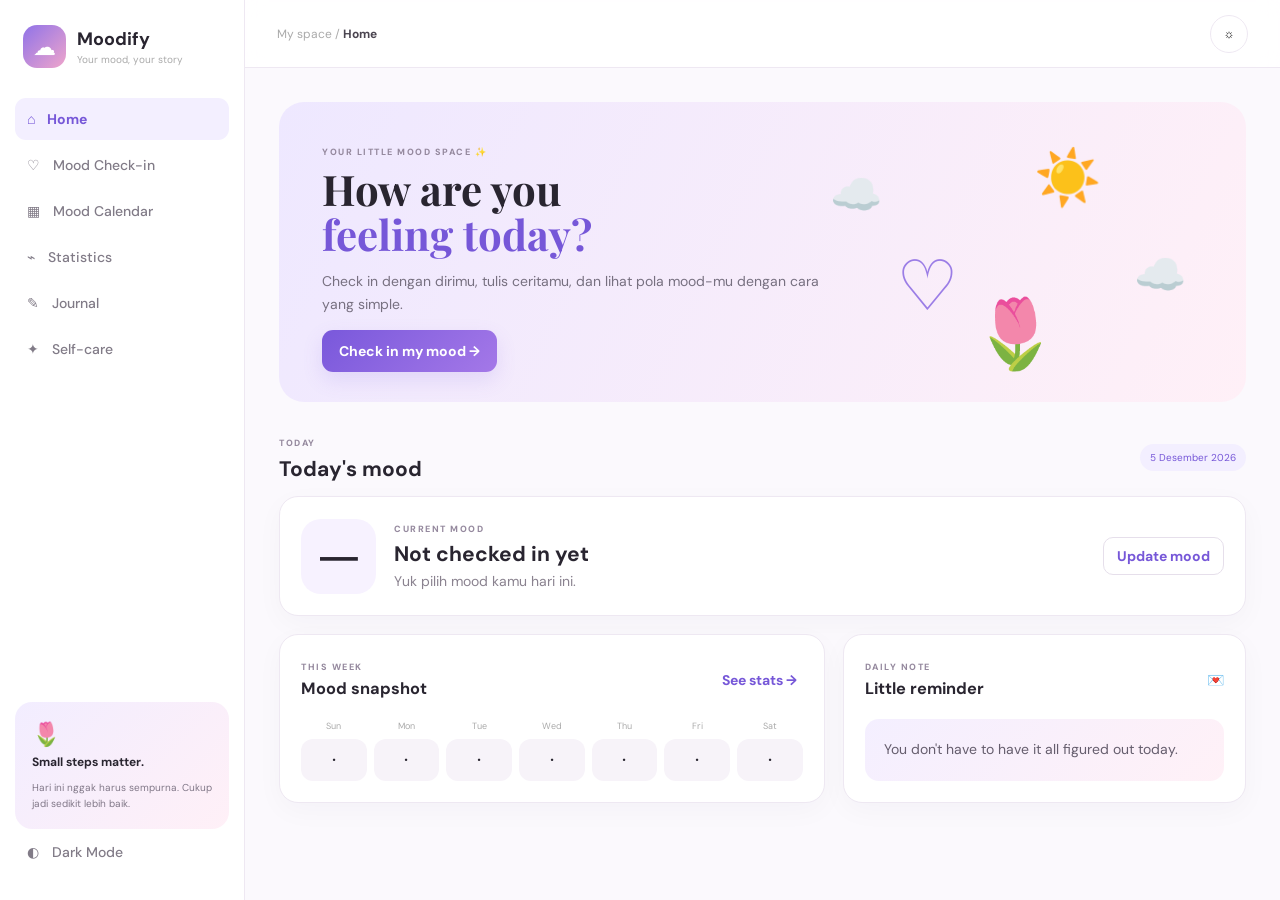
<file: index.html>
<!DOCTYPE html>
<html lang="id">
<head>
<meta charset="UTF-8">
<meta name="viewport" content="width=device-width, initial-scale=1.0">
<title>Moodify — Your Mood, Your Story</title>
<link rel="preconnect" href="https://fonts.googleapis.com">
<link href="https://fonts.googleapis.com/css2?family=DM+Sans:wght@400;500;600;700&family=Playfair+Display:wght@600;700&display=swap" rel="stylesheet">
<link rel="stylesheet" href="style.css">
</head>
<body>
<div class="app">
  <aside class="sidebar" id="sidebar">
    <div class="brand">
      <div class="brand-icon">☁</div>
      <div><b>Moodify</b><small>Your mood, your story</small></div>
    </div>
    <nav>
      <button type="button" class="nav active" data-page="home">⌂ <span>Home</span></button>
      <button type="button" class="nav" data-page="checkin">♡ <span>Mood Check-in</span></button>
      <button type="button" class="nav" data-page="calendar">▦ <span>Mood Calendar</span></button>
      <button type="button" class="nav" data-page="stats">⌁ <span>Statistics</span></button>
      <button type="button" class="nav" data-page="journal">✎ <span>Journal</span></button>
      <button type="button" class="nav" data-page="selfcare">✦ <span>Self-care</span></button>
    </nav>
    <div class="side-note">
      <span>🌷</span>
      <b>Small steps matter.</b>
      <p>Hari ini nggak harus sempurna. Cukup jadi sedikit lebih baik.</p>
    </div>
    <button type="button" class="nav" id="themeBtn">◐ <span>Dark Mode</span></button>
  </aside>

  <main>
    <header>
      <button type="button" class="mobile-menu" id="menuBtn">☰</button>
      <span>My space / <b id="pageTitle">Home</b></span>
      <button type="button" class="icon-btn" id="topTheme">☼</button>
    </header>

    <div class="content">
      <section class="page active" id="home">
        <div class="hero">
          <div>
            <label>YOUR LITTLE MOOD SPACE ✨</label>
            <h1>How are you<br><em>feeling today?</em></h1>
            <p>Check in dengan dirimu, tulis ceritamu, dan lihat pola mood-mu dengan cara yang simple.</p>
            <button type="button" class="primary" data-page="checkin">Check in my mood →</button>
          </div>
          <div class="hero-art">
            <div class="sun">☀️</div>
            <div class="cloud cloud1">☁️</div>
            <div class="cloud cloud2">☁️</div>
            <div class="flower">🌷</div>
            <div class="heart">♡</div>
          </div>
        </div>

        <div class="section-head">
          <div><label>TODAY</label><h2>Today's mood</h2></div>
          <span class="date-pill" id="todayDate"></span>
        </div>

        <div class="today-card card">
          <div class="big-mood" id="homeMood">—</div>
          <div class="today-info">
            <label>CURRENT MOOD</label>
            <h2 id="homeMoodName">Not checked in yet</h2>
            <p id="homeMoodText">Yuk pilih mood kamu hari ini.</p>
          </div>
          <button type="button" class="outline" data-page="checkin">Update mood</button>
        </div>

        <div class="grid-two">
          <div class="card">
            <div class="card-head"><div><label>THIS WEEK</label><h3>Mood snapshot</h3></div><button type="button" class="link" data-page="stats">See stats →</button></div>
            <div class="week-moods" id="weekMoods"></div>
          </div>
          <div class="card">
            <div class="card-head"><div><label>DAILY NOTE</label><h3>Little reminder</h3></div><span>💌</span></div>
            <div class="quote" id="quote"></div>
          </div>
        </div>
      </section>

      <section class="page" id="checkin">
        <div class="page-head">
          <div><label>TAKE A MOMENT</label><h1>Mood Check-in ♡</h1><p>Nggak perlu mikir terlalu lama. Pilih yang paling menggambarkan kamu sekarang.</p></div>
        </div>
        <div class="card check-card">
          <h2>How are you feeling?</h2>
          <div class="mood-grid" id="moodGrid"></div>
          <div class="field">
            <label>MOOD INTENSITY</label>
            <input type="range" id="intensity" min="1" max="5" value="3">
            <div class="range-labels"><span>Low</span><b id="intensityValue">3 / 5</b><span>High</span></div>
          </div>
          <div class="field">
            <label>WHAT'S ON YOUR MIND? <small>(optional)</small></label>
            <textarea id="checkNote" placeholder="Tulis sedikit tentang hari kamu..."></textarea>
          </div>
          <button type="button" class="primary wide" id="saveMood">Save today's mood ✨</button>
        </div>
      </section>

      <section class="page" id="calendar">
        <div class="page-head"><div><label>YOUR MOOD HISTORY</label><h1>Mood Calendar 📅</h1><p>Lihat perjalanan mood kamu dari hari ke hari.</p></div></div>
        <div class="card">
          <div class="calendar-head"><button type="button" class="outline" id="prevMonth">←</button><h2 id="monthName"></h2><button type="button" class="outline" id="nextMonth">→</button></div>
          <div class="calendar-week"><b>Sun</b><b>Mon</b><b>Tue</b><b>Wed</b><b>Thu</b><b>Fri</b><b>Sat</b></div>
          <div class="calendar-grid" id="calendarGrid"></div>
        </div>
        <div class="legend" id="legend"></div>
      </section>

      <section class="page" id="stats">
        <div class="page-head"><div><label>UNDERSTAND YOUR PATTERN</label><h1>Mood Statistics 📊</h1><p>Data sederhana untuk membantu kamu melihat kebiasaan mood.</p></div></div>
        <div class="stats-top">
          <div class="card stat-main"><label>DOMINANT MOOD</label><div class="stat-emoji" id="dominantEmoji">—</div><h2 id="dominantName">No data yet</h2><p id="dominantText">Mulai check-in untuk melihat statistik.</p></div>
          <div class="card"><label>CHECK-INS</label><h2 class="stat-number" id="checkinsCount">0</h2><p>Total mood yang tersimpan</p></div>
          <div class="card"><label>AVERAGE INTENSITY</label><h2 class="stat-number" id="avgIntensity">0/5</h2><p>Dari seluruh check-in</p></div>
        </div>
        <div class="card chart-card"><div class="card-head"><div><label>MOOD FREQUENCY</label><h3>Your mood mix</h3></div></div><div id="moodBars"></div></div>
      </section>

      <section class="page" id="journal">
        <div class="page-head"><div><label>YOUR STORIES</label><h1>Mood Journal 📖</h1><p>Simpan cerita kecil yang ingin kamu ingat.</p></div><button type="button" class="primary" id="newJournal">+ New Entry</button></div>
        <div id="journalGrid" class="journal-grid"></div>
      </section>

      <section class="page" id="selfcare">
        <div class="page-head"><div><label>TAKE CARE OF YOURSELF</label><h1>Self-care ✦</h1><p>Pilih aktivitas ringan sesuai kebutuhanmu.</p></div></div>
        <div class="selfcare-grid" id="selfcareGrid"></div>
        <div class="card gentle"><b>🌱 Remember</b><p>Self-care bukan berarti harus melakukan semuanya. Pilih satu hal kecil yang terasa nyaman untukmu hari ini.</p></div>
      </section>
    </div>
  </main>
</div>

<div class="modal" id="modal">
  <div class="modal-box">
    <button type="button" class="close" id="closeModal">×</button>
    <div id="modalContent"></div>
  </div>
</div>
<div class="toast" id="toast"></div>
<script src="script.js"></script>
</body>
</html>
</file>
<file: style.css>
*{box-sizing:border-box}body{margin:0;background:#fbf9fd;color:#292530;font-family:"DM Sans",sans-serif;font-size:14px}button{font:inherit;cursor:pointer}.sidebar{position:fixed;left:0;top:0;bottom:0;width:245px;background:#fff;border-right:1px solid #eee8f2;padding:25px 15px;display:flex;flex-direction:column;z-index:10}.brand{display:flex;gap:11px;align-items:center;padding:0 8px 28px}.brand-icon{width:43px;height:43px;border-radius:14px;background:linear-gradient(135deg,#9073e8,#efa5cb);color:white;display:grid;place-items:center;font-size:23px}.brand b{display:block;font-size:18px}.brand small{display:block;color:#aaa;font-size:10px;margin-top:2px}.nav{border:0;background:transparent;color:#817b87;text-align:left;padding:12px;border-radius:11px;margin:2px 0;width:100%;font-weight:500}.nav:hover,.nav.active{background:#f3efff;color:#7657d8;font-weight:700}.nav span{margin-left:9px}.side-note{margin-top:auto;padding:17px;border-radius:17px;background:linear-gradient(135deg,#f2edff,#fff0f7)}.side-note span{font-size:23px}.side-note b{display:block;margin-top:5px;font-size:12px}.side-note p{font-size:10px;line-height:1.6;color:#817888;margin-bottom:0}.version{font-size:9px;color:#aaa;text-align:center;margin-top:12px}main{margin-left:245px}header{height:68px;background:#ffffffdd;backdrop-filter:blur(10px);border-bottom:1px solid #eee8f2;position:sticky;top:0;z-index:8;padding:0 32px;display:flex;align-items:center;justify-content:space-between;color:#aaa;font-size:12px}header b{color:#4b4550}.icon-btn,.mobile-menu{border:1px solid #eee8f2;background:#fff;width:38px;height:38px;border-radius:50%}.mobile-menu{display:none}.content{max-width:1180px;margin:auto;padding:34px}.page{display:none}.page.active{display:block}label{font-size:9px;letter-spacing:1.5px;color:#95899e;font-weight:800}.hero{height:300px;border-radius:25px;padding:39px 43px;background:linear-gradient(115deg,#eee8ff,#fff0f7);position:relative;overflow:hidden}.hero h1,.page-head h1{font:700 42px/1.06 "Playfair Display",serif;margin:8px 0}.hero em{font-style:normal;color:#7657d8}.hero p{color:#777080;max-width:500px;line-height:1.65}.primary{border:0;background:linear-gradient(135deg,#7958db,#a478e8);color:#fff;border-radius:11px;padding:12px 17px;font-weight:700;box-shadow:0 8px 20px #7958db25}.hero-art{position:absolute;right:5%;top:0;width:40%;height:100%}.sun{position:absolute;right:25%;top:40px;font-size:54px}.cloud{position:absolute;font-size:42px}.cloud1{left:5%;top:65px}.cloud2{right:3%;top:145px}.flower{position:absolute;right:36%;bottom:24px;font-size:68px}.heart{position:absolute;left:22%;bottom:70px;color:#9b7de6;font-size:70px}.section-head,.card-head,.page-head,.calendar-head{display:flex;justify-content:space-between;align-items:center}.section-head{margin:30px 0 13px}.section-head h2{margin:5px 0 0}.date-pill{background:#f3efff;color:#7657d8;padding:7px 10px;border-radius:20px;font-size:10px}.card{background:#fff;border:1px solid #eee8f2;border-radius:19px;padding:21px;box-shadow:0 8px 28px #2e1d4808}.today-card{display:flex;align-items:center;gap:18px}.big-mood{font-size:52px;width:75px;height:75px;border-radius:20px;background:#f7f2ff;display:grid;place-items:center}.today-info{flex:1}.today-info h2{margin:4px 0}.today-info p{margin:4px 0;color:#8b838e}.outline{border:1px solid #e6dfeb;background:#fff;color:#7657d8;border-radius:10px;padding:9px 13px;font-weight:700}.grid-two{display:grid;grid-template-columns:1.15fr .85fr;gap:18px;margin-top:18px}.card-head h3{margin:4px 0}.link{border:0;background:none;color:#7657d8;font-weight:700}.week-moods{display:grid;grid-template-columns:repeat(7,1fr);gap:7px;margin-top:17px}.week-day{text-align:center}.week-day small{display:block;color:#aaa;font-size:9px;margin-bottom:7px}.week-day div{height:42px;border-radius:12px;background:#f7f3f9;display:grid;place-items:center;font-size:21px}.quote{margin-top:16px;padding:19px;border-radius:14px;background:linear-gradient(135deg,#f4efff,#fff1f7);line-height:1.7;color:#655d6d}.page-head{margin-bottom:24px;align-items:end}.page-head p{color:#89818e}.check-card{max-width:800px;margin:auto}.check-card h2{font-family:"Playfair Display",serif}.mood-grid{display:grid;grid-template-columns:repeat(7,1fr);gap:10px;margin:22px 0}.mood-option{border:1px solid #eee8f2;background:#fff;border-radius:15px;padding:14px 6px;text-align:center;transition:.2s}.mood-option:hover,.mood-option.selected{border-color:#a38ae7;background:#f5f0ff;transform:translateY(-2px)}.mood-option .emoji{display:block;font-size:29px}.mood-option small{display:block;margin-top:7px;color:#777;font-size:9px}.field{margin-top:20px}.field label{display:block;margin-bottom:8px}.field label small{letter-spacing:0;color:#aaa}.field textarea{width:100%;min-height:100px;border:1px solid #e5dfea;border-radius:12px;padding:12px;resize:vertical;font:inherit}.field input[type=range]{width:100%;accent-color:#8060dd}.range-labels{display:flex;justify-content:space-between;color:#aaa;font-size:10px}.range-labels b{color:#7657d8}.wide{width:100%;margin-top:20px}.calendar-head h2{font-family:"Playfair Display",serif}.calendar-week,.calendar-grid{display:grid;grid-template-columns:repeat(7,1fr);gap:7px}.calendar-week{margin:20px 0 8px;text-align:center;color:#aaa;font-size:10px}.cal-day{min-height:78px;border:1px solid #eee8f2;border-radius:11px;padding:8px;background:#fff}.cal-day.muted{opacity:.35}.cal-day.today{outline:2px solid #9a80e6}.cal-day .num{font-size:10px;color:#999}.cal-day .mood{font-size:24px;text-align:center;margin-top:8px}.legend{display:flex;flex-wrap:wrap;gap:8px;margin-top:13px}.legend span{background:#fff;border:1px solid #eee8f2;border-radius:15px;padding:6px 9px;font-size:9px}.stats-top{display:grid;grid-template-columns:1.5fr 1fr 1fr;gap:18px}.stat-main{background:linear-gradient(135deg,#f3edff,#fff0f7)}.stat-emoji{font-size:42px;margin:12px 0 0}.stat-main h2{margin:3px 0}.stat-number{font-size:32px;margin:16px 0 5px}.card p{color:#8a828f}.chart-card{margin-top:18px}.bar-row{margin:18px 0}.bar-top{display:flex;justify-content:space-between;font-size:11px}.bar-track{height:10px;background:#eeeaf1;border-radius:20px;margin-top:7px;overflow:hidden}.bar-track span{display:block;height:100%;background:linear-gradient(90deg,#8c6ce2,#e49ac7);border-radius:20px}.journal-grid{display:grid;grid-template-columns:repeat(3,1fr);gap:17px}.journal-card{background:#fff;border:1px solid #eee8f2;border-radius:17px;padding:15px}.journal-icon{height:130px;border-radius:12px;background:linear-gradient(135deg,#f0eaff,#ffeaf4);display:grid;place-items:center;font-size:52px;margin-bottom:13px}.journal-card h3{margin:0 0 7px}.journal-card p{font-size:11px;line-height:1.6;color:#827987}.journal-card small{color:#aaa;font-size:9px}.selfcare-grid{display:grid;grid-template-columns:repeat(3,1fr);gap:16px}.care-card{padding:20px;background:#fff;border:1px solid #eee8f2;border-radius:17px}.care-icon{font-size:35px}.care-card h3{margin:10px 0 5px}.care-card p{color:#888;font-size:11px;line-height:1.6}.gentle{margin-top:18px;background:#f6f1ff}.modal{position:fixed;inset:0;background:#251c2e99;backdrop-filter:blur(5px);display:none;place-items:center;padding:20px;z-index:30}.modal.show{display:grid}.modal-box{width:min(500px,100%);background:#fff;border-radius:20px;padding:24px;position:relative}.close{position:absolute;right:13px;top:11px;border:0;background:#f4f0f6;border-radius:50%;width:30px;height:30px}.form{display:grid;gap:12px}.form input,.form textarea{width:100%;border:1px solid #e4ddea;border-radius:10px;padding:11px;font:inherit}.form textarea{min-height:100px}.form .primary{width:100%}.toast{position:fixed;right:20px;bottom:20px;background:#302936;color:#fff;padding:12px 16px;border-radius:10px;opacity:0;transform:translateY(10px);transition:.2s;z-index:40}.toast.show{opacity:1;transform:none}.dark{background:#18151d;color:#eee}.dark .sidebar,.dark header,.dark .card,.dark .cal-day,.dark .journal-card,.dark .care-card,.dark .mood-option,.dark .outline,.dark .icon-btn,.dark .modal-box,.dark .legend span{background:#211d27;color:#eee;border-color:#39313f}.dark .nav{color:#aaa}.dark .nav.active,.dark .nav:hover{background:#302743;color:#c5b2ff}.dark .hero{background:linear-gradient(115deg,#2e2740,#3a2837)}.dark .side-note,.dark .quote,.dark .stat-main,.dark .gentle{background:#2c2635}.dark .big-mood{background:#302a3b}.dark .field textarea,.dark .form input,.dark .form textarea{background:#2b2630;color:#eee;border-color:#413744}.dark .bar-track{background:#3a3440}@media(max-width:900px){.sidebar{width:220px}main{margin-left:220px}.mood-grid{grid-template-columns:repeat(4,1fr)}.stats-top{grid-template-columns:1fr 1fr}.stat-main{grid-column:1/-1}.journal-grid,.selfcare-grid{grid-template-columns:1fr 1fr}}@media(max-width:700px){.sidebar{transform:translateX(-100%);transition:.2s;width:250px}.sidebar.open{transform:none}main{margin-left:0}header{padding:0 15px}.mobile-menu{display:block}.content{padding:20px 14px}.hero{height:390px;padding:28px}.hero h1,.page-head h1{font-size:34px}.hero-art{width:100%;opacity:.55}.today-card{align-items:flex-start;flex-wrap:wrap}.today-info{min-width:calc(100% - 95px)}.grid-two,.stats-top{grid-template-columns:1fr}.stat-main{grid-column:auto}.mood-grid{grid-template-columns:repeat(3,1fr)}.calendar-grid,.calendar-week{gap:4px}.cal-day{min-height:55px;padding:5px}.cal-day .mood{font-size:18px}.journal-grid,.selfcare-grid{grid-template-columns:1fr}.page-head{align-items:flex-start;flex-direction:column}}
</file>
<file: moody/style.css>
*{box-sizing:border-box}body{margin:0;background:#fbf9fd;color:#292530;font-family:"DM Sans",sans-serif;font-size:14px}button{font:inherit;cursor:pointer}.sidebar{position:fixed;left:0;top:0;bottom:0;width:245px;background:#fff;border-right:1px solid #eee8f2;padding:25px 15px;display:flex;flex-direction:column;z-index:10}.brand{display:flex;gap:11px;align-items:center;padding:0 8px 28px}.brand-icon{width:43px;height:43px;border-radius:14px;background:linear-gradient(135deg,#9073e8,#efa5cb);color:white;display:grid;place-items:center;font-size:23px}.brand b{display:block;font-size:18px}.brand small{display:block;color:#aaa;font-size:10px;margin-top:2px}.nav{border:0;background:transparent;color:#817b87;text-align:left;padding:12px;border-radius:11px;margin:2px 0;width:100%;font-weight:500}.nav:hover,.nav.active{background:#f3efff;color:#7657d8;font-weight:700}.nav span{margin-left:9px}.side-note{margin-top:auto;padding:17px;border-radius:17px;background:linear-gradient(135deg,#f2edff,#fff0f7)}.side-note span{font-size:23px}.side-note b{display:block;margin-top:5px;font-size:12px}.side-note p{font-size:10px;line-height:1.6;color:#817888;margin-bottom:0}.version{font-size:9px;color:#aaa;text-align:center;margin-top:12px}main{margin-left:245px}header{height:68px;background:#ffffffdd;backdrop-filter:blur(10px);border-bottom:1px solid #eee8f2;position:sticky;top:0;z-index:8;padding:0 32px;display:flex;align-items:center;justify-content:space-between;color:#aaa;font-size:12px}header b{color:#4b4550}.icon-btn,.mobile-menu{border:1px solid #eee8f2;background:#fff;width:38px;height:38px;border-radius:50%}.mobile-menu{display:none}.content{max-width:1180px;margin:auto;padding:34px}.page{display:none}.page.active{display:block}label{font-size:9px;letter-spacing:1.5px;color:#95899e;font-weight:800}.hero{height:300px;border-radius:25px;padding:39px 43px;background:linear-gradient(115deg,#eee8ff,#fff0f7);position:relative;overflow:hidden}.hero h1,.page-head h1{font:700 42px/1.06 "Playfair Display",serif;margin:8px 0}.hero em{font-style:normal;color:#7657d8}.hero p{color:#777080;max-width:500px;line-height:1.65}.primary{border:0;background:linear-gradient(135deg,#7958db,#a478e8);color:#fff;border-radius:11px;padding:12px 17px;font-weight:700;box-shadow:0 8px 20px #7958db25}.hero-art{position:absolute;right:5%;top:0;width:40%;height:100%}.sun{position:absolute;right:25%;top:40px;font-size:54px}.cloud{position:absolute;font-size:42px}.cloud1{left:5%;top:65px}.cloud2{right:3%;top:145px}.flower{position:absolute;right:36%;bottom:24px;font-size:68px}.heart{position:absolute;left:22%;bottom:70px;color:#9b7de6;font-size:70px}.section-head,.card-head,.page-head,.calendar-head{display:flex;justify-content:space-between;align-items:center}.section-head{margin:30px 0 13px}.section-head h2{margin:5px 0 0}.date-pill{background:#f3efff;color:#7657d8;padding:7px 10px;border-radius:20px;font-size:10px}.card{background:#fff;border:1px solid #eee8f2;border-radius:19px;padding:21px;box-shadow:0 8px 28px #2e1d4808}.today-card{display:flex;align-items:center;gap:18px}.big-mood{font-size:52px;width:75px;height:75px;border-radius:20px;background:#f7f2ff;display:grid;place-items:center}.today-info{flex:1}.today-info h2{margin:4px 0}.today-info p{margin:4px 0;color:#8b838e}.outline{border:1px solid #e6dfeb;background:#fff;color:#7657d8;border-radius:10px;padding:9px 13px;font-weight:700}.grid-two{display:grid;grid-template-columns:1.15fr .85fr;gap:18px;margin-top:18px}.card-head h3{margin:4px 0}.link{border:0;background:none;color:#7657d8;font-weight:700}.week-moods{display:grid;grid-template-columns:repeat(7,1fr);gap:7px;margin-top:17px}.week-day{text-align:center}.week-day small{display:block;color:#aaa;font-size:9px;margin-bottom:7px}.week-day div{height:42px;border-radius:12px;background:#f7f3f9;display:grid;place-items:center;font-size:21px}.quote{margin-top:16px;padding:19px;border-radius:14px;background:linear-gradient(135deg,#f4efff,#fff1f7);line-height:1.7;color:#655d6d}.page-head{margin-bottom:24px;align-items:end}.page-head p{color:#89818e}.check-card{max-width:800px;margin:auto}.check-card h2{font-family:"Playfair Display",serif}.mood-grid{display:grid;grid-template-columns:repeat(7,1fr);gap:10px;margin:22px 0}.mood-option{border:1px solid #eee8f2;background:#fff;border-radius:15px;padding:14px 6px;text-align:center;transition:.2s}.mood-option:hover,.mood-option.selected{border-color:#a38ae7;background:#f5f0ff;transform:translateY(-2px)}.mood-option .emoji{display:block;font-size:29px}.mood-option small{display:block;margin-top:7px;color:#777;font-size:9px}.field{margin-top:20px}.field label{display:block;margin-bottom:8px}.field label small{letter-spacing:0;color:#aaa}.field textarea{width:100%;min-height:100px;border:1px solid #e5dfea;border-radius:12px;padding:12px;resize:vertical;font:inherit}.field input[type=range]{width:100%;accent-color:#8060dd}.range-labels{display:flex;justify-content:space-between;color:#aaa;font-size:10px}.range-labels b{color:#7657d8}.wide{width:100%;margin-top:20px}.calendar-head h2{font-family:"Playfair Display",serif}.calendar-week,.calendar-grid{display:grid;grid-template-columns:repeat(7,1fr);gap:7px}.calendar-week{margin:20px 0 8px;text-align:center;color:#aaa;font-size:10px}.cal-day{min-height:78px;border:1px solid #eee8f2;border-radius:11px;padding:8px;background:#fff}.cal-day.muted{opacity:.35}.cal-day.today{outline:2px solid #9a80e6}.cal-day .num{font-size:10px;color:#999}.cal-day .mood{font-size:24px;text-align:center;margin-top:8px}.legend{display:flex;flex-wrap:wrap;gap:8px;margin-top:13px}.legend span{background:#fff;border:1px solid #eee8f2;border-radius:15px;padding:6px 9px;font-size:9px}.stats-top{display:grid;grid-template-columns:1.5fr 1fr 1fr;gap:18px}.stat-main{background:linear-gradient(135deg,#f3edff,#fff0f7)}.stat-emoji{font-size:42px;margin:12px 0 0}.stat-main h2{margin:3px 0}.stat-number{font-size:32px;margin:16px 0 5px}.card p{color:#8a828f}.chart-card{margin-top:18px}.bar-row{margin:18px 0}.bar-top{display:flex;justify-content:space-between;font-size:11px}.bar-track{height:10px;background:#eeeaf1;border-radius:20px;margin-top:7px;overflow:hidden}.bar-track span{display:block;height:100%;background:linear-gradient(90deg,#8c6ce2,#e49ac7);border-radius:20px}.journal-grid{display:grid;grid-template-columns:repeat(3,1fr);gap:17px}.journal-card{background:#fff;border:1px solid #eee8f2;border-radius:17px;padding:15px}.journal-icon{height:130px;border-radius:12px;background:linear-gradient(135deg,#f0eaff,#ffeaf4);display:grid;place-items:center;font-size:52px;margin-bottom:13px}.journal-card h3{margin:0 0 7px}.journal-card p{font-size:11px;line-height:1.6;color:#827987}.journal-card small{color:#aaa;font-size:9px}.selfcare-grid{display:grid;grid-template-columns:repeat(3,1fr);gap:16px}.care-card{padding:20px;background:#fff;border:1px solid #eee8f2;border-radius:17px}.care-icon{font-size:35px}.care-card h3{margin:10px 0 5px}.care-card p{color:#888;font-size:11px;line-height:1.6}.gentle{margin-top:18px;background:#f6f1ff}.modal{position:fixed;inset:0;background:#251c2e99;backdrop-filter:blur(5px);display:none;place-items:center;padding:20px;z-index:30}.modal.show{display:grid}.modal-box{width:min(500px,100%);background:#fff;border-radius:20px;padding:24px;position:relative}.close{position:absolute;right:13px;top:11px;border:0;background:#f4f0f6;border-radius:50%;width:30px;height:30px}.form{display:grid;gap:12px}.form input,.form textarea{width:100%;border:1px solid #e4ddea;border-radius:10px;padding:11px;font:inherit}.form textarea{min-height:100px}.form .primary{width:100%}.toast{position:fixed;right:20px;bottom:20px;background:#302936;color:#fff;padding:12px 16px;border-radius:10px;opacity:0;transform:translateY(10px);transition:.2s;z-index:40}.toast.show{opacity:1;transform:none}.dark{background:#18151d;color:#eee}.dark .sidebar,.dark header,.dark .card,.dark .cal-day,.dark .journal-card,.dark .care-card,.dark .mood-option,.dark .outline,.dark .icon-btn,.dark .modal-box,.dark .legend span{background:#211d27;color:#eee;border-color:#39313f}.dark .nav{color:#aaa}.dark .nav.active,.dark .nav:hover{background:#302743;color:#c5b2ff}.dark .hero{background:linear-gradient(115deg,#2e2740,#3a2837)}.dark .side-note,.dark .quote,.dark .stat-main,.dark .gentle{background:#2c2635}.dark .big-mood{background:#302a3b}.dark .field textarea,.dark .form input,.dark .form textarea{background:#2b2630;color:#eee;border-color:#413744}.dark .bar-track{background:#3a3440}@media(max-width:900px){.sidebar{width:220px}main{margin-left:220px}.mood-grid{grid-template-columns:repeat(4,1fr)}.stats-top{grid-template-columns:1fr 1fr}.stat-main{grid-column:1/-1}.journal-grid,.selfcare-grid{grid-template-columns:1fr 1fr}}@media(max-width:700px){.sidebar{transform:translateX(-100%);transition:.2s;width:250px}.sidebar.open{transform:none}main{margin-left:0}header{padding:0 15px}.mobile-menu{display:block}.content{padding:20px 14px}.hero{height:390px;padding:28px}.hero h1,.page-head h1{font-size:34px}.hero-art{width:100%;opacity:.55}.today-card{align-items:flex-start;flex-wrap:wrap}.today-info{min-width:calc(100% - 95px)}.grid-two,.stats-top{grid-template-columns:1fr}.stat-main{grid-column:auto}.mood-grid{grid-template-columns:repeat(3,1fr)}.calendar-grid,.calendar-week{gap:4px}.cal-day{min-height:55px;padding:5px}.cal-day .mood{font-size:18px}.journal-grid,.selfcare-grid{grid-template-columns:1fr}.page-head{align-items:flex-start;flex-direction:column}}
</file>
